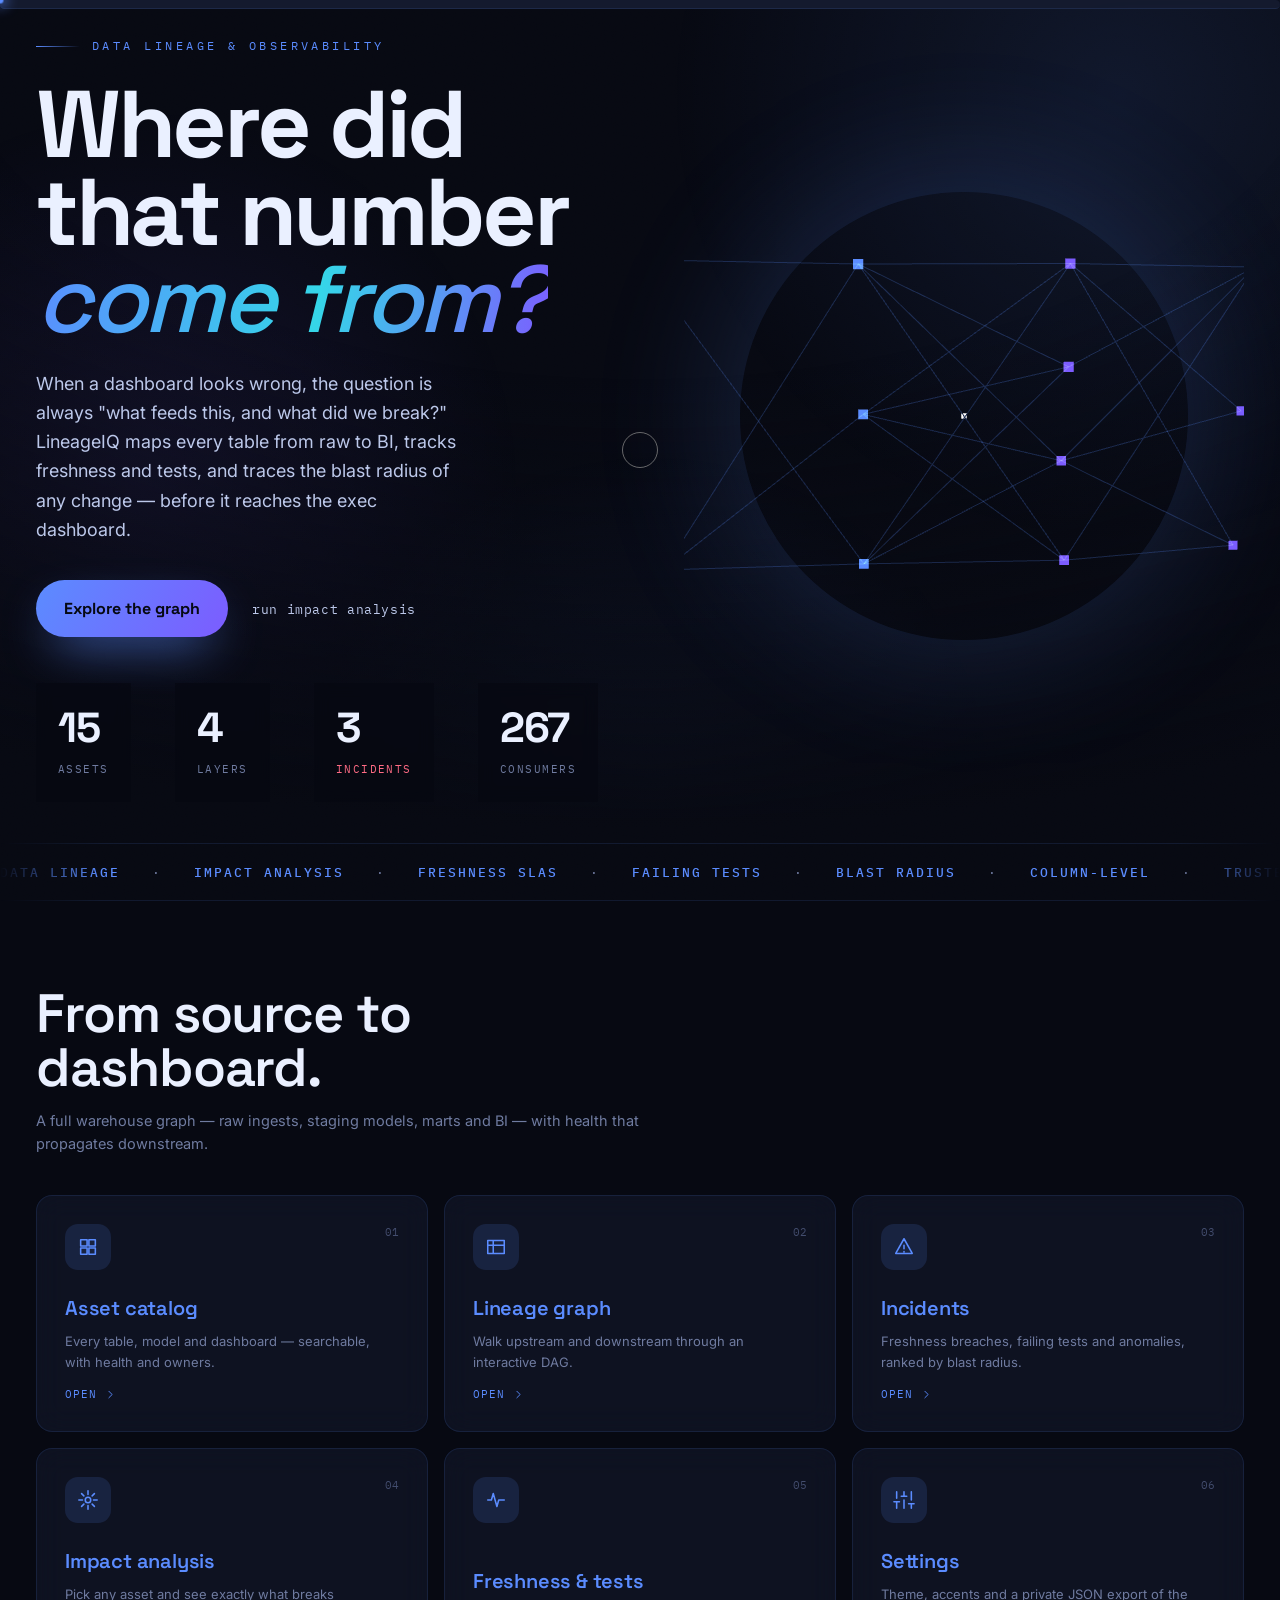
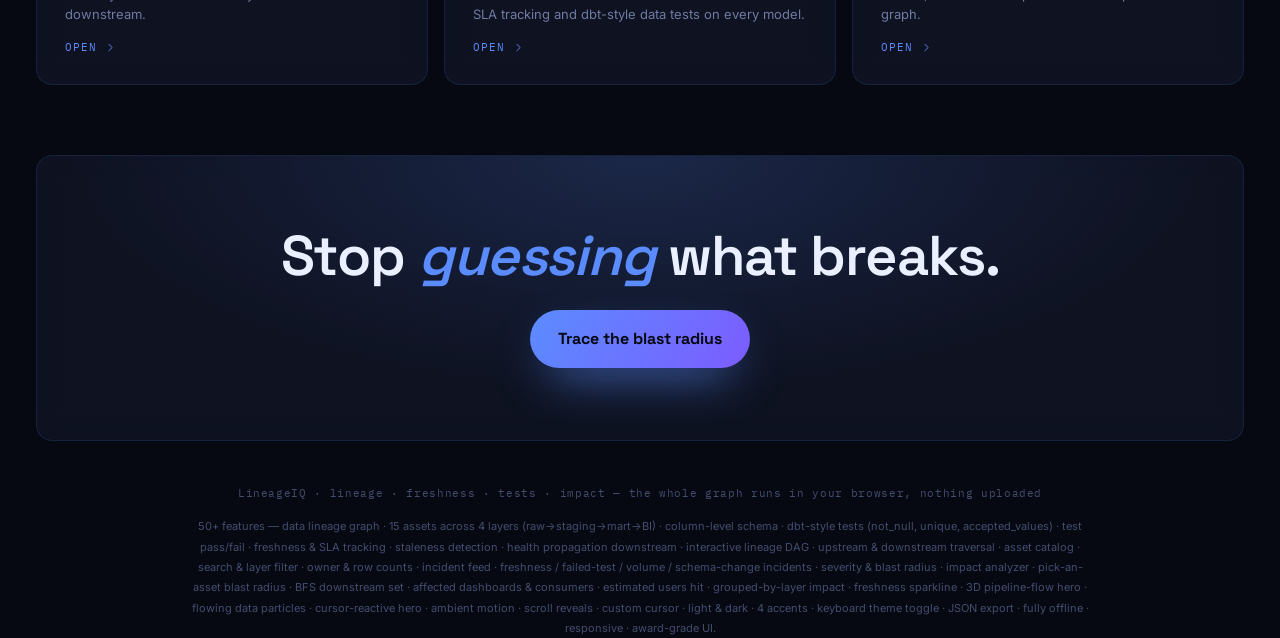
<file: index.html>
<!doctype html><html lang="en" data-theme="dark"><head><meta charset="utf-8"><meta name="viewport" content="width=device-width,initial-scale=1,viewport-fit=cover"><title>LineageIQ — trust your data</title><meta name="description" content="Data lineage & observability: an interactive DAG from raw to dashboard, freshness SLAs, dbt-style tests, incident detection and impact analysis. Know where every number comes from.">
<link rel="stylesheet" href="core.css"><link rel="stylesheet" href="app.css"></head><body><div id="topbar"></div>
<main class="home">
  <section class="hero2"><div class="hero2-in">
    <div class="hero2-copy reveal"><div class="kicker">Data lineage & observability</div><h1>Where did<br>that number <em>come from?</em></h1><p>When a dashboard looks wrong, the question is always "what feeds this, and what did we break?" LineageIQ maps every table from raw to BI, tracks freshness and tests, and traces the blast radius of any change — before it reaches the exec dashboard.</p><div class="cta-row"><a class="btn-xl" href="assets.html" data-mag>Explore the graph</a><a class="btn-ghost" href="impact.html">run impact analysis</a></div><div class="metastrip" id="meta"></div></div>
    <div class="hero2-visual reveal"><canvas id="hero3d"></canvas></div>
  </div></section>
  <div class="marquee2"><div class="marq-track" id="marq"></div></div>
  <section class="feat2"><div class="feat2-head reveal"><h2>From source to dashboard.</h2><p>A full warehouse graph — raw ingests, staging models, marts and BI — with health that propagates downstream.</p></div><div class="feat2-grid" id="fgrid"></div></section>
  <section class="cta2"><div class="cta2-in reveal"><h2>Stop <em>guessing</em> what breaks.</h2><a class="btn-xl" href="impact.html" data-mag>Trace the blast radius</a></div></section>
  <div class="foot">LineageIQ · lineage · freshness · tests · impact — the whole graph runs in your browser, nothing uploaded</div>
  <div class="feat" id="featlist"></div>
</main><script src="three.min.js"></script><script src="app.js"></script><script src="core.js"></script></body></html>
</file>
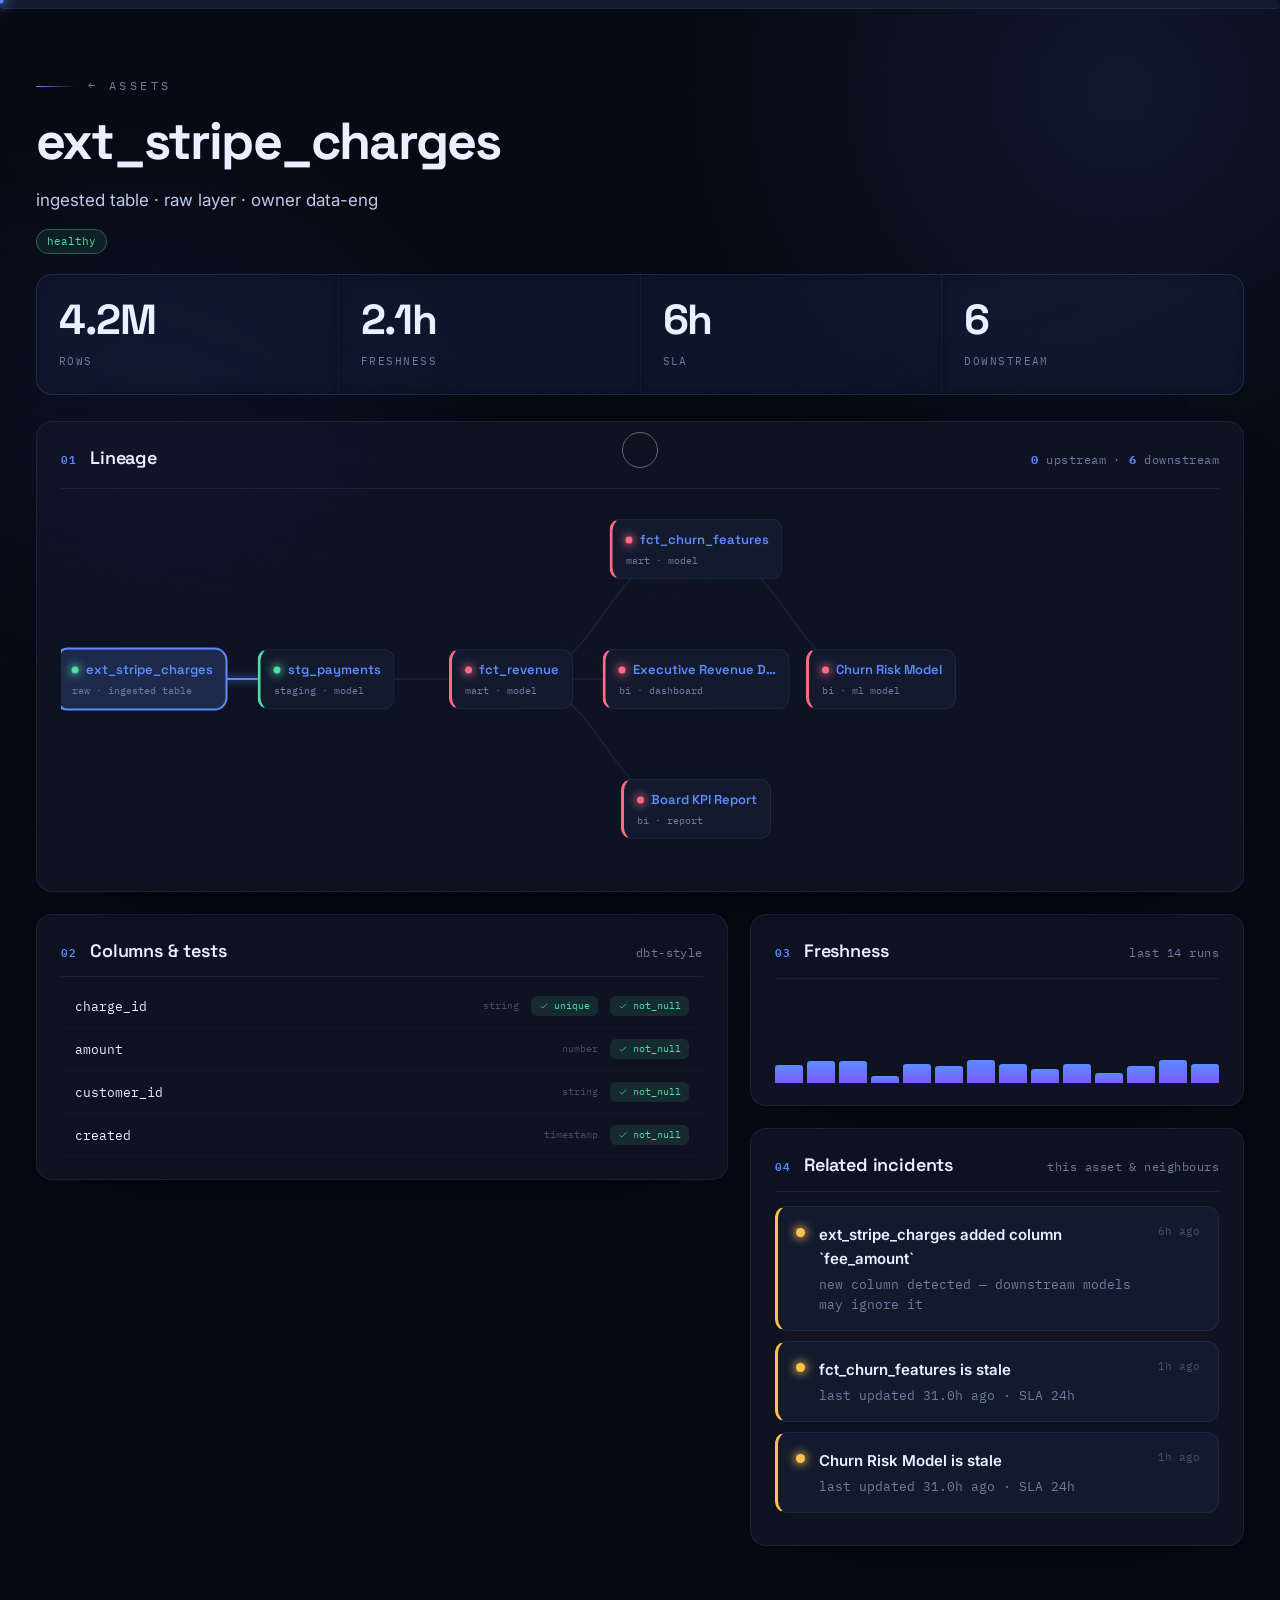
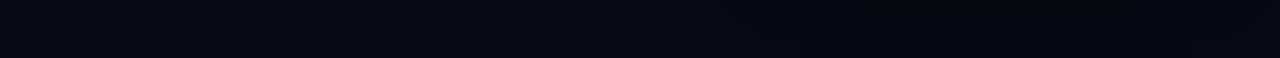
<file: asset.html>
<!doctype html><html lang="en" data-theme="dark"><head><meta charset="utf-8"><meta name="viewport" content="width=device-width,initial-scale=1,viewport-fit=cover"><title>Asset — LineageIQ</title><meta name="description" content="Asset detail: interactive lineage graph, columns, tests, freshness and incidents.">
<link rel="stylesheet" href="core.css"><link rel="stylesheet" href="app.css"></head><body><div id="topbar"></div>
<main class="shell page">
  <header class="phead" style="padding-bottom:20px"><div class="eyebrow"><a href="assets.html" style="color:var(--mut)">← Assets</a></div><h1 id="aname" style="font-size:clamp(30px,4.6vw,52px)"></h1><p class="lede" id="ameta"></p><div id="atag" style="margin-top:14px"></div></header>
  <div class="bigstats" id="astats"></div>
  <div class="card reveal" style="padding:22px 24px;margin-bottom:22px"><div class="ch" style="padding:0 0 15px"><h2>Lineage</h2><span class="k"><b id="upcount" style="color:var(--acc)"></b> upstream · <b id="downcount" style="color:var(--acc)"></b> downstream</span></div>
    <div class="lingraph"><div class="lincanvas" id="lincanvas"><svg class="linsvg" id="linsvg"></svg></div></div></div>
  <div class="grid2" style="margin-bottom:22px">
    <div class="card reveal" id="colsCard" style="padding:22px 24px"><div class="ch" style="padding:0 0 10px"><h2>Columns & tests</h2><span class="k">dbt-style</span></div><div id="cols" style="margin-top:8px"></div></div>
    <div class="col">
      <div class="card reveal" style="padding:22px 24px"><div class="ch" style="padding:0 0 12px"><h2>Freshness</h2><span class="k">last 14 runs</span></div><div class="freshbar" id="fresh" style="margin-top:14px"></div></div>
      <div class="card reveal" style="padding:22px 24px"><div class="ch" style="padding:0 0 12px"><h2>Related incidents</h2><span class="k">this asset & neighbours</span></div><div id="aincs" style="margin-top:14px"></div></div>
    </div>
  </div>
</main><script src="three.min.js"></script><script src="app.js"></script><script src="core.js"></script></body></html>
</file>
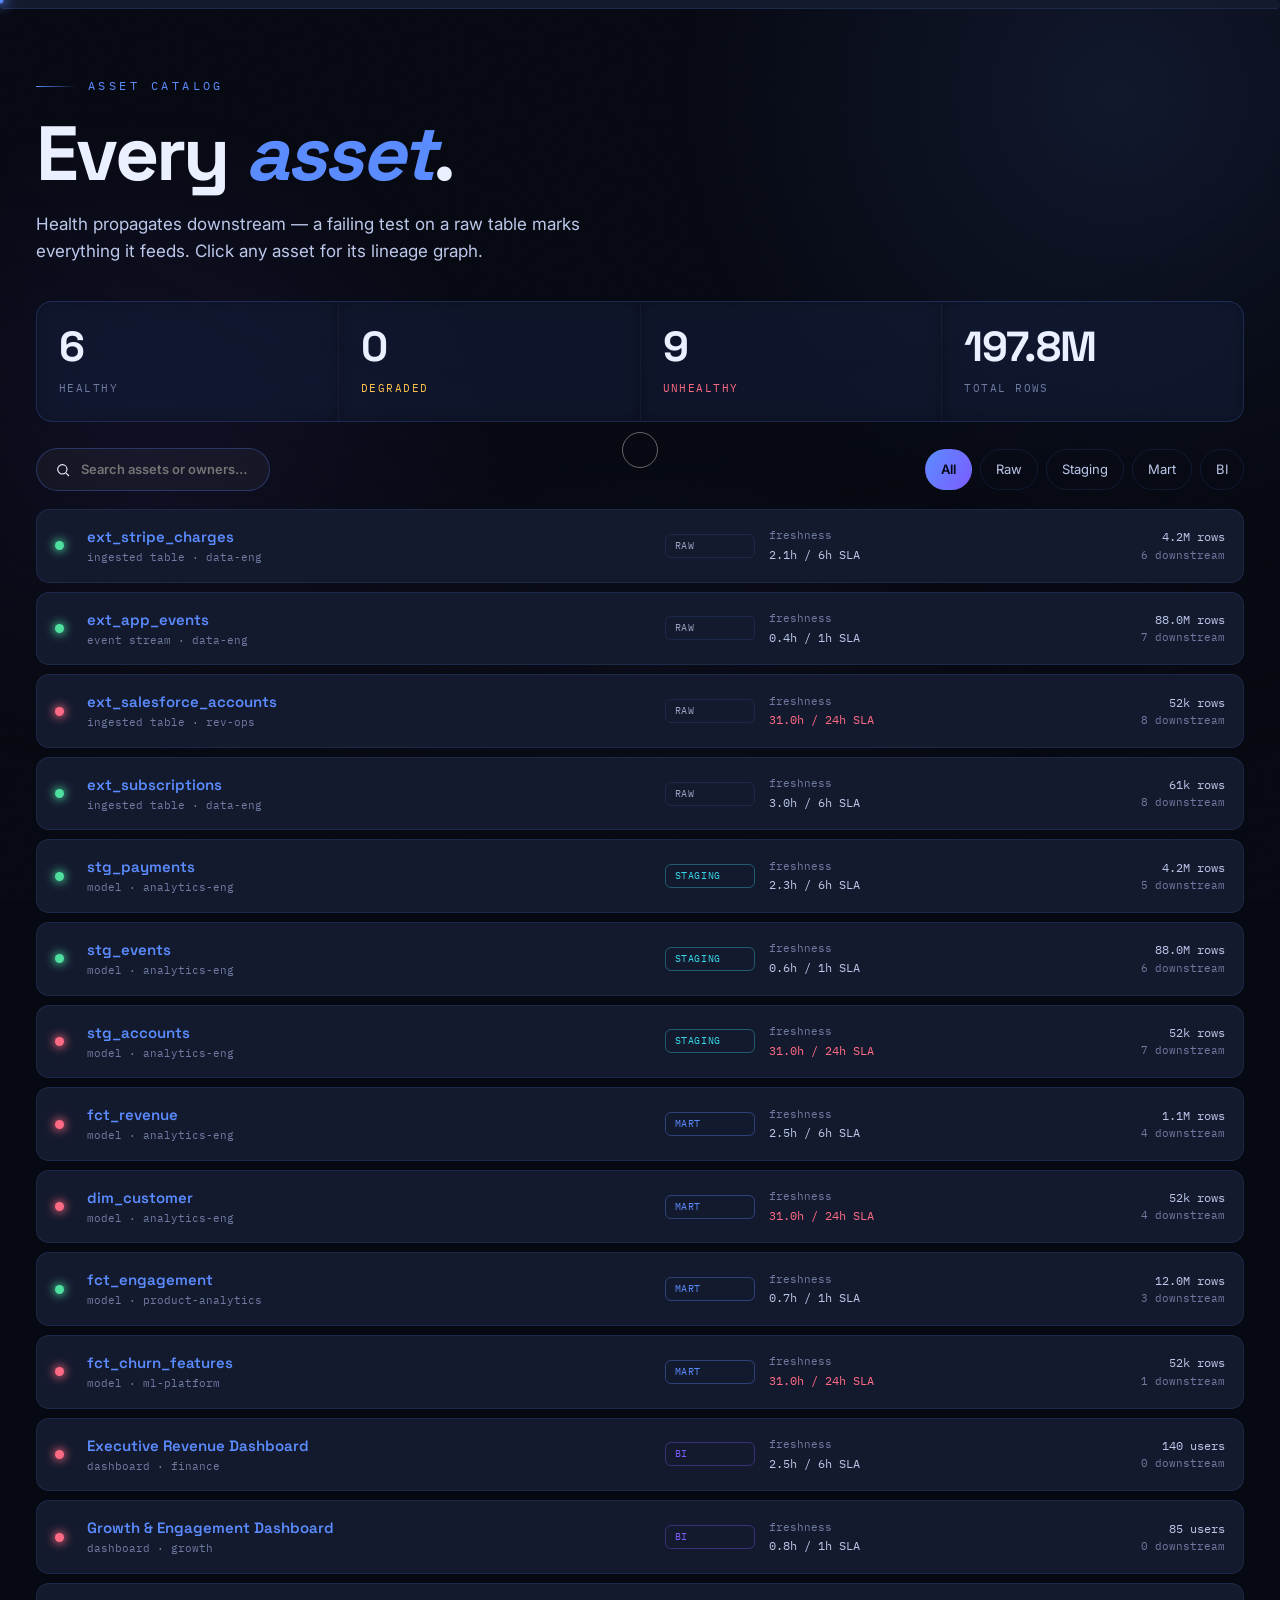
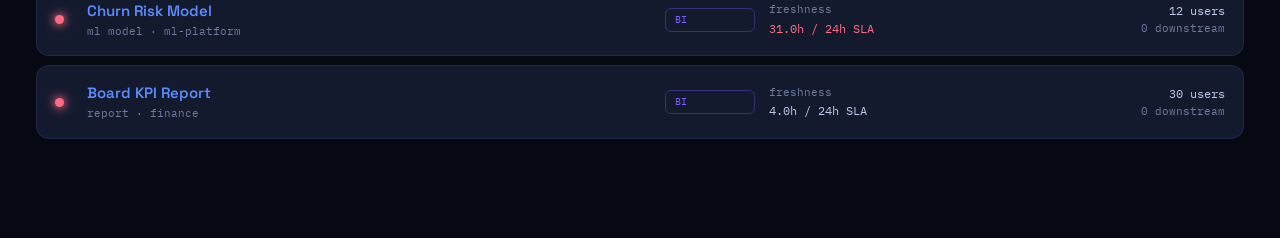
<file: assets.html>
<!doctype html><html lang="en" data-theme="dark"><head><meta charset="utf-8"><meta name="viewport" content="width=device-width,initial-scale=1,viewport-fit=cover"><title>Assets — LineageIQ</title><meta name="description" content="The data asset catalog: tables, models and dashboards with health, freshness and lineage.">
<link rel="stylesheet" href="core.css"><link rel="stylesheet" href="app.css"></head><body><div id="topbar"></div>
<main class="shell page">
  <header class="phead"><div class="eyebrow">Asset catalog</div><h1>Every <em>asset</em>.</h1><p class="lede">Health propagates downstream — a failing test on a raw table marks everything it feeds. Click any asset for its lineage graph.</p></header>
  <div class="bigstats" id="summary"></div>
  <div class="row" style="justify-content:space-between;margin-bottom:18px">
    <label class="pill" style="gap:10px;cursor:text"><svg class="ic" width="16" height="16" viewBox="0 0 24 24" fill="none" stroke="currentColor" stroke-width="1.7"><circle cx="11" cy="11" r="7"/><path d="M21 21l-4.3-4.3"/></svg><input id="q" placeholder="Search assets or owners…" style="background:none;border:none;outline:none;color:var(--ink);width:170px"></label>
    <div class="seg" id="lseg"><button class="on" data-l="all">All</button><button data-l="raw">Raw</button><button data-l="staging">Staging</button><button data-l="mart">Mart</button><button data-l="bi">BI</button></div>
  </div>
  <div class="alist" id="alist"></div>
</main><script src="three.min.js"></script><script src="app.js"></script><script src="core.js"></script></body></html>
</file>
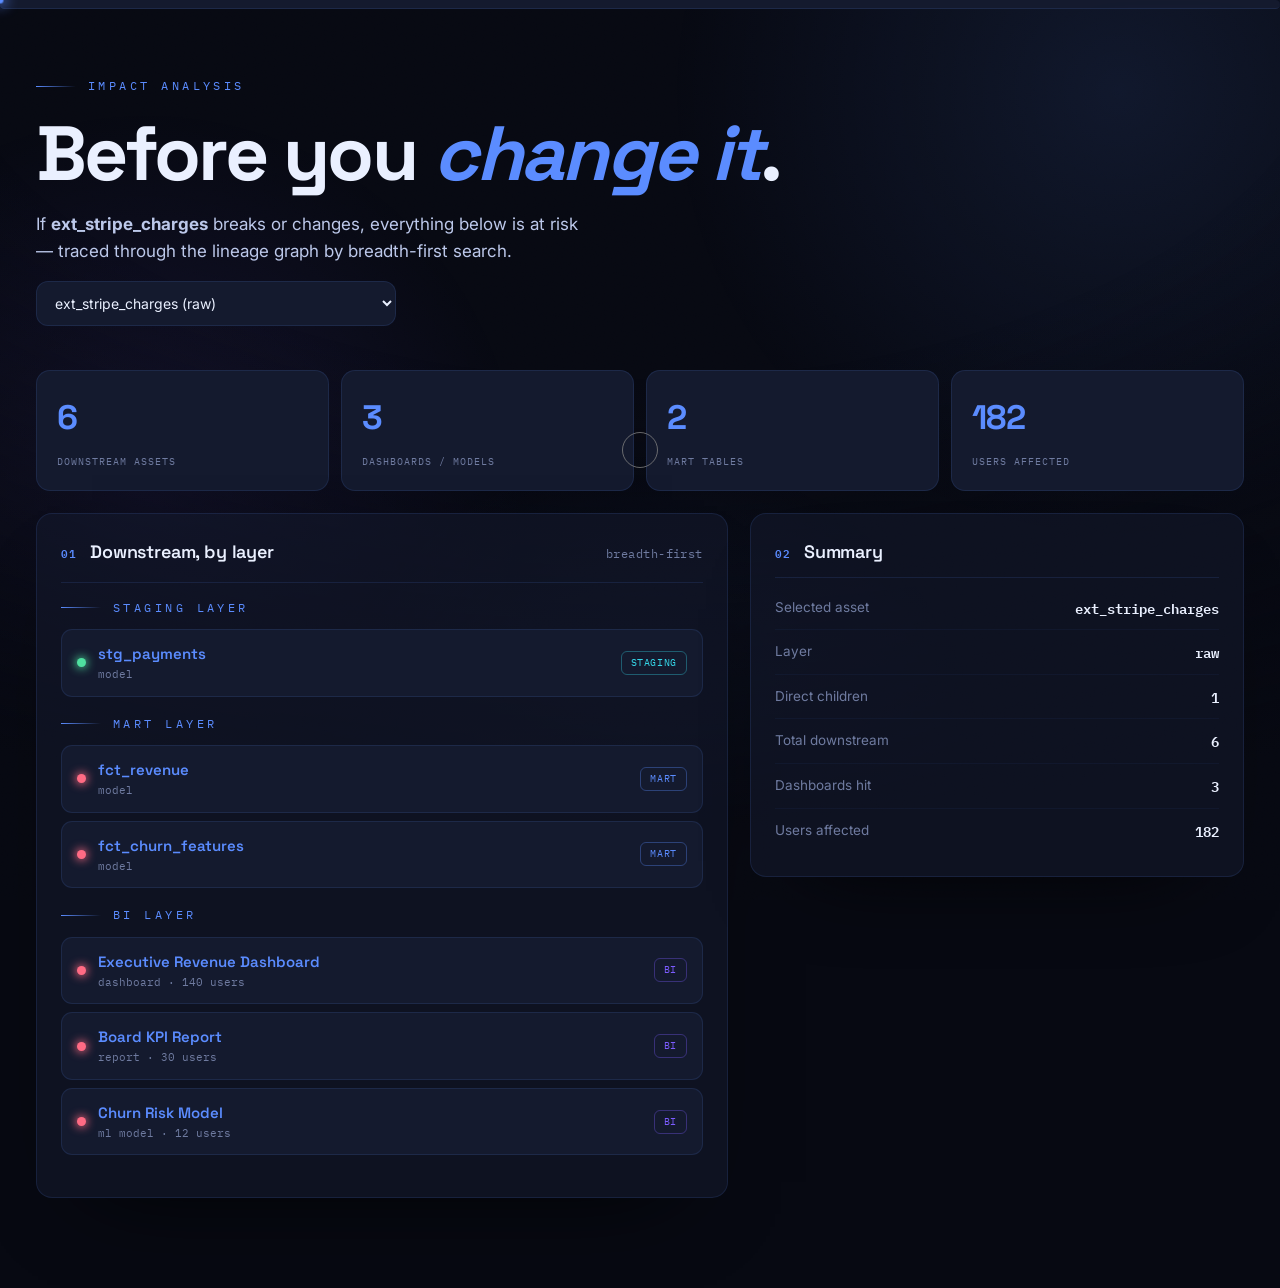
<file: impact.html>
<!doctype html><html lang="en" data-theme="dark"><head><meta charset="utf-8"><meta name="viewport" content="width=device-width,initial-scale=1,viewport-fit=cover"><title>Impact — LineageIQ</title><meta name="description" content="Pick an asset and see the full blast radius: every downstream table, dashboard and user affected.">
<link rel="stylesheet" href="core.css"><link rel="stylesheet" href="app.css"></head><body><div id="topbar"></div>
<main class="shell page">
  <header class="phead"><div class="eyebrow">Impact analysis</div><h1>Before you <em>change it</em>.</h1><p class="lede" id="impdesc"></p>
    <select class="inp" id="asel" style="max-width:360px;margin-top:16px"></select></header>
  <div class="blast" id="blast"></div>
  <div class="grid2">
    <div class="card reveal" style="padding:24px"><div class="ch" style="padding:0 0 15px"><h2>Downstream, by layer</h2><span class="k">breadth-first</span></div><div id="implist" style="margin-top:16px"></div></div>
    <div class="card reveal" style="padding:24px;align-self:start"><div class="ch" style="padding:0 0 10px"><h2>Summary</h2></div><div id="impkv" style="margin-top:8px"></div></div>
  </div>
</main><script src="three.min.js"></script><script src="app.js"></script><script src="core.js"></script></body></html>
</file>
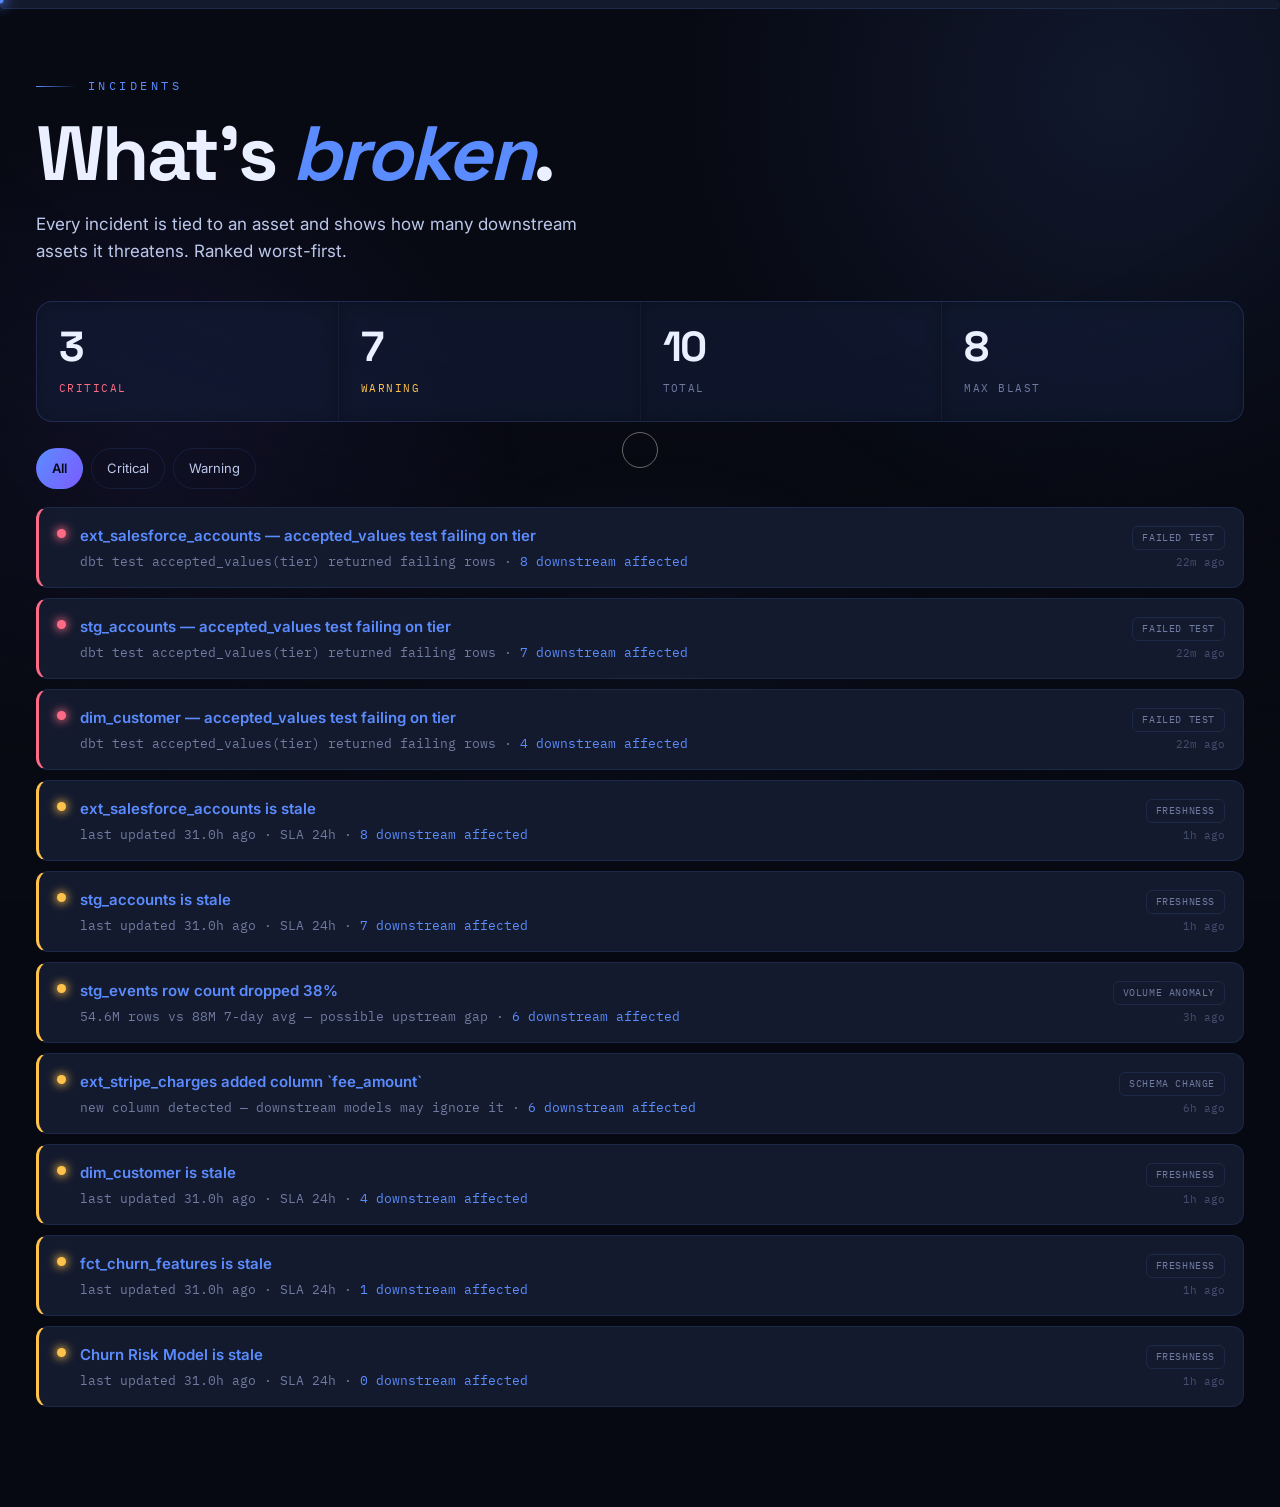
<file: incidents.html>
<!doctype html><html lang="en" data-theme="dark"><head><meta charset="utf-8"><meta name="viewport" content="width=device-width,initial-scale=1,viewport-fit=cover"><title>Incidents — LineageIQ</title><meta name="description" content="Freshness breaches, failing tests, volume anomalies and schema changes — ranked by blast radius.">
<link rel="stylesheet" href="core.css"><link rel="stylesheet" href="app.css"></head><body><div id="topbar"></div>
<main class="shell page">
  <header class="phead"><div class="eyebrow">Incidents</div><h1>What's <em>broken</em>.</h1><p class="lede">Every incident is tied to an asset and shows how many downstream assets it threatens. Ranked worst-first.</p></header>
  <div class="bigstats" id="icount"></div>
  <div class="seg" id="sseg" style="margin-bottom:18px"><button class="on" data-s="all">All</button><button data-s="bad">Critical</button><button data-s="warn">Warning</button></div>
  <div id="ilist"></div>
</main><script src="three.min.js"></script><script src="app.js"></script><script src="core.js"></script></body></html>
</file>
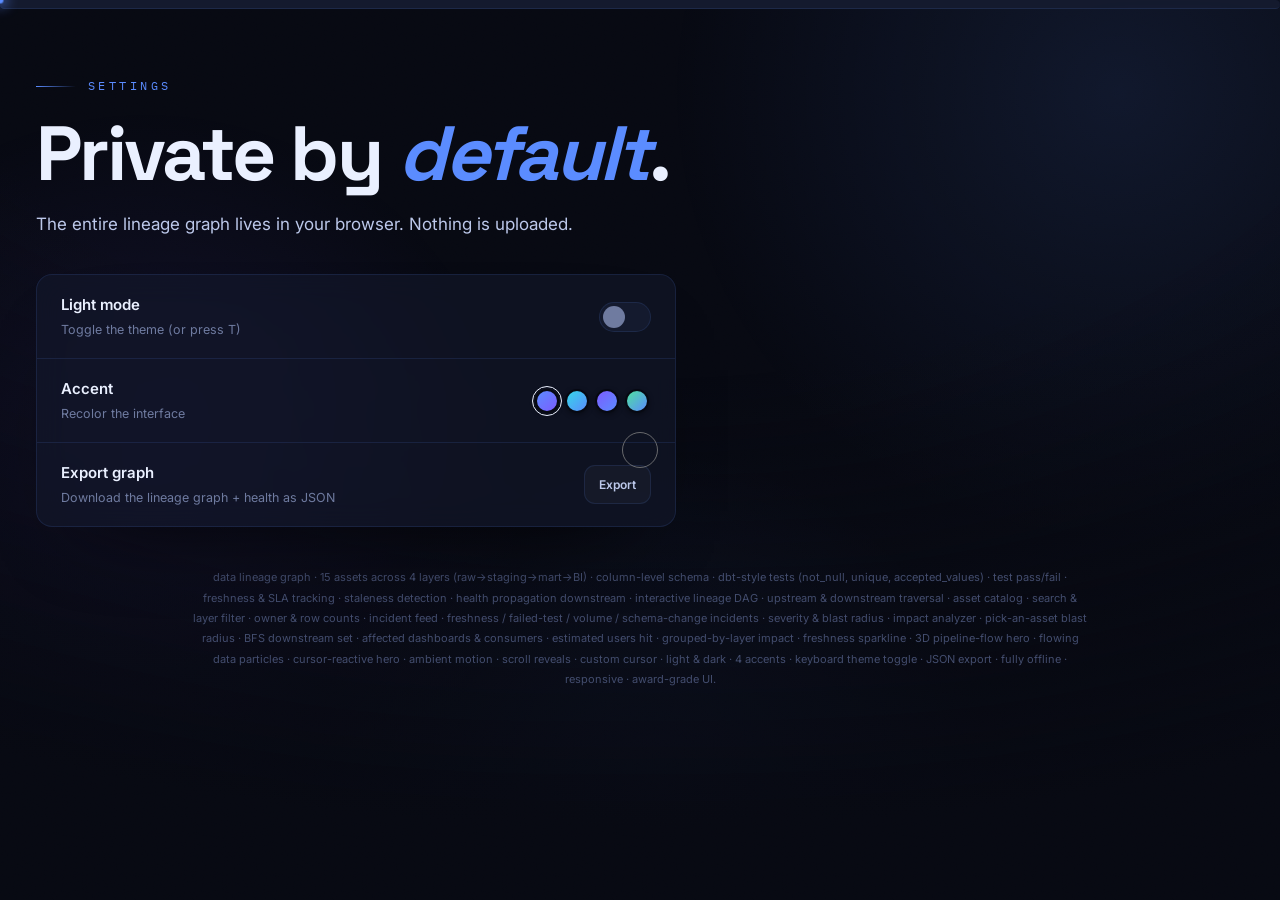
<file: settings.html>
<!doctype html><html lang="en" data-theme="dark"><head><meta charset="utf-8"><meta name="viewport" content="width=device-width,initial-scale=1,viewport-fit=cover"><title>Settings — LineageIQ</title><meta name="description" content="Theme, accents and graph export.">
<link rel="stylesheet" href="core.css"><link rel="stylesheet" href="app.css"></head><body><div id="topbar"></div>
<main class="shell page">
  <header class="phead"><div class="eyebrow">Settings</div><h1>Private by <em>default</em>.</h1><p class="lede">The entire lineage graph lives in your browser. Nothing is uploaded.</p></header>
  <div class="card reveal" style="max-width:640px">
    <div class="setrow"><div><div class="si">Light mode</div><div class="sd">Toggle the theme (or press T)</div></div><div class="toggle" id="themeToggle"></div></div>
    <div class="setrow"><div><div class="si">Accent</div><div class="sd">Recolor the interface</div></div><div class="accents" id="accents2"></div></div>
    <div class="setrow"><div><div class="si">Export graph</div><div class="sd">Download the lineage graph + health as JSON</div></div><button class="ghost" id="exp">Export</button></div>
  </div>
  <div class="feat" id="featlist" style="margin-top:40px"></div>
</main><script src="three.min.js"></script><script src="app.js"></script><script src="core.js"></script></body></html>
</file>
<file: core.css>
/* ===== core.css — shared design system (driven by CSS vars set in app.css) ===== */
*{box-sizing:border-box;margin:0;padding:0}
html{scroll-behavior:smooth}
body{color:var(--ink);font-family:var(--sans);font-size:15px;line-height:1.6;min-height:100vh;overflow-x:hidden;-webkit-font-smoothing:antialiased;background:var(--bg);counter-reset:card}
#bg3d{position:fixed;inset:0;z-index:0;pointer-events:none}
.vig{position:fixed;inset:0;z-index:1;pointer-events:none;background:radial-gradient(130% 100% at 50% 0%,transparent 42%,var(--bg) 92%)}
.grain{position:fixed;inset:0;z-index:1;pointer-events:none;opacity:.05;mix-blend-mode:overlay;background-image:url("data:image/svg+xml,%3Csvg xmlns='http://www.w3.org/2000/svg' width='140' height='140'%3E%3Cfilter id='n'%3E%3CfeTurbulence type='fractalNoise' baseFrequency='.9' numOctaves='2'/%3E%3C/filter%3E%3Crect width='100%25' height='100%25' filter='url(%23n)'/%3E%3C/svg%3E")}
@media(prefers-reduced-motion:reduce){*{animation-duration:.01ms!important;transition-duration:.01ms!important}}
button,input,select,textarea{font:inherit;color:inherit}
a{color:var(--acc);text-decoration:none}
::selection{background:color-mix(in srgb,var(--acc) 32%,transparent)}
.hidden{display:none!important}
svg.ic{display:inline-block;vertical-align:middle}
/* cursor */
.cur-ring,.cur-dot{position:fixed;top:0;left:0;z-index:9999;pointer-events:none;border-radius:50%;will-change:transform;transform:translate(-50%,-50%)}
.cur-dot{width:7px;height:7px;background:var(--acc);box-shadow:0 0 14px 2px var(--acc)}
.cur-ring{width:36px;height:36px;border:1.5px solid #ffffff66;mix-blend-mode:difference;transition:width .25s cubic-bezier(.22,1.3,.5,1),height .25s cubic-bezier(.22,1.3,.5,1)}
.cur-ring.hov{width:62px;height:62px}
.cur-ring.txt{width:3px;height:28px;border-radius:2px;background:var(--acc);border:none;mix-blend-mode:normal}
.cur-ring.down{width:26px;height:26px}
body.cur{cursor:none}body.cur *{cursor:none!important}
@media(hover:none),(prefers-reduced-motion:reduce){.cur-ring,.cur-dot{display:none!important}body.cur,body.cur *{cursor:auto!important}}
[data-press]{transition:transform .1s cubic-bezier(.3,0,.3,1),background var(--sp),color var(--sp),border-color var(--sp),box-shadow var(--sp)}
[data-press].press{transform:scale(.96)}
/* nav */
.bar{position:sticky;top:0;z-index:40;backdrop-filter:blur(16px) saturate(1.4);background:color-mix(in srgb,var(--bg) 64%,transparent);border-bottom:1px solid var(--hair)}
.bar .in{max-width:1280px;margin:0 auto;padding:15px 36px;display:flex;align-items:center;gap:16px}
@media(max-width:860px){.bar .in{padding:13px 20px}}
.logo{display:flex;align-items:center;gap:12px;font-family:var(--disp);font-weight:var(--logow,700);font-size:21px;letter-spacing:var(--logotrack,-.01em)}
.logo .mk{width:34px;height:34px;border-radius:var(--mkradius,10px);display:grid;place-items:center;background:var(--mkbg,linear-gradient(140deg,var(--acc),var(--acc2)));color:var(--mkfg,#fff);box-shadow:0 8px 24px -8px var(--acc)}
.nav{display:flex;gap:4px;margin-left:10px}
.nav a{padding:8px 14px;border-radius:10px;font-family:var(--navfont,var(--mono));font-size:13px;color:var(--mut);position:relative;transition:color .25s;letter-spacing:.02em}
.nav a:hover{color:var(--ink)}
.nav a.on{color:var(--acc)}
.nav a.on::after{content:"";position:absolute;left:14px;right:14px;bottom:1px;height:2px;border-radius:2px;background:linear-gradient(90deg,var(--acc),var(--acc2))}
.spacer{flex:1}
.accents{display:flex;gap:6px;margin-right:2px}
.ad{width:18px;height:18px;border-radius:50%;cursor:pointer;border:2px solid var(--bg);box-shadow:0 2px 6px -2px #000a}
.ad.on{outline:1.5px solid var(--ink);outline-offset:2px}
.iconbtn{width:38px;height:38px;border-radius:11px;background:var(--panel);border:1px solid var(--hair);cursor:pointer;color:var(--mut);display:grid;place-items:center;backdrop-filter:blur(8px)}
.iconbtn:hover{color:var(--acc);border-color:var(--glassbrd)}
.pill{background:#ffffff0a;border:1px solid var(--glassbrd);border-radius:999px;padding:10px 18px;font-size:13px;font-weight:600;cursor:pointer;color:var(--ink);display:inline-flex;align-items:center;gap:8px}
.pill:hover{border-color:#ffffff40}
.pill.primary{background:linear-gradient(120deg,var(--acc),var(--acc2));border:none;color:var(--onacc,#07140e);box-shadow:0 16px 36px -14px var(--acc);font-weight:700}
.navtoggle{display:none}
@media(max-width:860px){.nav{position:fixed;top:60px;left:0;right:0;flex-direction:column;background:var(--panelsolid);border-bottom:1px solid var(--hair);padding:10px;margin:0;z-index:39;transform:translateY(-130%);transition:transform .35s cubic-bezier(.22,1,.36,1);gap:2px}.nav.open{transform:translateY(0)}.nav a.on::after{display:none}.nav a.on{background:var(--hair)}.navtoggle{display:grid}}
/* shell + landing */
.shell{max-width:1280px;margin:0 auto;padding:0 36px 90px;position:relative;z-index:3}
@media(max-width:860px){.shell{padding:0 20px 70px}}
.page{animation:rise .6s cubic-bezier(.22,1,.36,1) both}
@keyframes rise{from{opacity:0;transform:translateY(22px)}}
.home{position:relative;z-index:3}
.hero2{min-height:calc(100vh - 66px);display:flex;align-items:center;padding:20px 0 40px}
.hero2-in{max-width:1280px;margin:0 auto;padding:0 36px;display:grid;grid-template-columns:1.02fr .98fr;gap:44px;align-items:center;width:100%}
@media(max-width:980px){.hero2-in{grid-template-columns:1fr;gap:24px;padding:0 20px}.hero2{min-height:auto;padding:36px 0}}
.kicker{display:inline-flex;align-items:center;gap:12px;font-family:var(--mono);font-size:11.5px;letter-spacing:.3em;text-transform:uppercase;color:var(--acc);margin-bottom:26px}
.kicker::before{content:"";width:44px;height:1px;background:linear-gradient(90deg,var(--acc),transparent)}
.hero2 h1{font-family:var(--disp);font-weight:var(--h1w,700);font-size:clamp(48px,7.4vw,110px);line-height:.92;letter-spacing:-.03em}
.hero2 h1 em{font-style:var(--emstyle,italic);font-weight:var(--emw,400);font-family:var(--emfont,var(--disp));background:linear-gradient(100deg,var(--acc),var(--amb) 55%,var(--acc2));-webkit-background-clip:text;background-clip:text;color:transparent}
.hero2 p{margin-top:26px;max-width:440px;font-size:18px;line-height:1.62;color:var(--ink2)}
.cta-row{margin-top:36px;display:flex;align-items:center;gap:16px;flex-wrap:wrap}
.btn-xl{display:inline-flex;align-items:center;gap:12px;background:linear-gradient(120deg,var(--acc),var(--acc2));color:var(--onacc,#07140e);font-family:var(--disp);font-weight:700;font-size:16px;padding:16px 28px;border-radius:999px;box-shadow:0 20px 50px -18px var(--acc);transition:transform .3s}
.btn-xl:hover{transform:translateY(-2px)}
.btn-ghost{color:var(--ink2);font-family:var(--mono);font-size:12.5px;letter-spacing:.05em;padding:14px 8px}
.btn-ghost:hover{color:var(--acc)}
.metastrip{margin-top:46px;display:flex;gap:44px;flex-wrap:wrap}
.metastrip .m .n{font-family:var(--disp);font-weight:700;font-size:34px;line-height:1;letter-spacing:-.02em}
.metastrip .m .n em{font-style:normal;color:var(--acc)}
.metastrip .m .l{font-family:var(--mono);font-size:10px;letter-spacing:.14em;text-transform:uppercase;color:var(--mut);margin-top:8px}
.hero2-visual{position:relative;aspect-ratio:1/1;max-width:560px;width:100%;justify-self:end}
@media(max-width:980px){.hero2-visual{max-width:380px;margin:0 auto;justify-self:center}}
.hero2-visual canvas{position:absolute;inset:0;width:100%;height:100%}
.hero2-visual::after{content:"";position:absolute;inset:10%;border-radius:50%;box-shadow:0 0 130px 24px color-mix(in srgb,var(--acc) 16%,transparent);pointer-events:none}
.marquee2{border-top:1px solid var(--hair);border-bottom:1px solid var(--hair);overflow:hidden;padding:18px 0;-webkit-mask:linear-gradient(90deg,transparent,#000 8%,#000 92%,transparent)}
.marq-track{display:flex;width:max-content;animation:marq 30s linear infinite;font-family:var(--mono);font-size:12.5px;letter-spacing:.16em;text-transform:uppercase;color:var(--mut)}
.marq-track span{display:flex;align-items:center;gap:32px;padding-right:32px}
.marq-track b{color:var(--acc);font-weight:500}
@keyframes marq{to{transform:translateX(-50%)}}
@media(prefers-reduced-motion:reduce){.marq-track{animation:none}}
.feat2{max-width:1280px;margin:0 auto;padding:86px 36px 40px}
@media(max-width:980px){.feat2{padding:54px 20px 20px}}
.feat2-head{margin-bottom:40px;max-width:640px}
.feat2-head h2{font-family:var(--disp);font-weight:var(--h2w,600);font-size:clamp(30px,4.4vw,54px);line-height:1;letter-spacing:-.02em}
.feat2-head p{color:var(--mut);font-size:14.5px;margin-top:14px}
.feat2-grid{display:grid;grid-template-columns:repeat(3,1fr);gap:16px}
@media(max-width:820px){.feat2-grid{grid-template-columns:1fr 1fr}}
@media(max-width:520px){.feat2-grid{grid-template-columns:1fr}}
.fcell{position:relative;padding:28px;border-radius:var(--r2);background:var(--panel);backdrop-filter:blur(14px);border:1px solid var(--hair);min-height:200px;display:flex;flex-direction:column;overflow:hidden;transition:transform .4s cubic-bezier(.22,1,.36,1),border-color .4s}
.fcell:hover{transform:translateY(-5px);border-color:var(--glassbrd)}
.fcell .fi{width:46px;height:46px;border-radius:13px;display:grid;place-items:center;color:var(--acc);background:color-mix(in srgb,var(--acc) 12%,transparent);margin-bottom:auto}
.fcell .fx{position:absolute;top:28px;right:28px;font-family:var(--mono);font-size:11px;color:var(--dim)}
.fcell h3{font-family:var(--disp);font-weight:600;font-size:20px;margin-top:22px;letter-spacing:-.01em}
.fcell p{color:var(--mut);font-size:13px;line-height:1.55;margin-top:7px}
.fcell .go{font-family:var(--mono);font-size:11px;letter-spacing:.08em;text-transform:uppercase;color:var(--acc);margin-top:14px;display:flex;align-items:center;gap:7px}
.fcell .go .ic{transition:transform .35s}.fcell:hover .go .ic{transform:translateX(5px)}
.cta2{max-width:1280px;margin:30px auto 0;padding:0 36px}
.cta2-in{position:relative;overflow:hidden;border-radius:var(--r2);border:1px solid var(--hair);padding:72px 40px;text-align:center;background:var(--panel);backdrop-filter:blur(14px)}
.cta2-in::before{content:"";position:absolute;inset:0;background:radial-gradient(80% 140% at 50% 0%,color-mix(in srgb,var(--acc) 18%,transparent),transparent 60%)}
.cta2-in h2{position:relative;font-family:var(--disp);font-weight:var(--h2w,600);font-size:clamp(30px,4.6vw,56px);line-height:1;letter-spacing:-.02em}
.cta2-in h2 em{font-style:var(--emstyle,italic);font-family:var(--emfont,var(--disp));color:var(--acc)}
.cta2-in .btn-xl{position:relative;margin-top:26px}
/* page head */
.phead{padding:68px 0 36px;max-width:960px;position:relative}
@media(max-width:860px){.phead{padding:44px 0 26px}}
.eyebrow{font-family:var(--mono);font-size:11.5px;letter-spacing:.3em;text-transform:uppercase;color:var(--acc);margin-bottom:22px;display:flex;align-items:center;gap:12px}
.eyebrow::before{content:"";width:40px;height:1px;background:linear-gradient(90deg,var(--acc),transparent)}
.phead h1{font-family:var(--disp);font-weight:var(--h1w,700);font-size:clamp(40px,6vw,86px);line-height:.96;letter-spacing:-.03em}
.phead h1 em{font-style:var(--emstyle,italic);font-family:var(--emfont,var(--disp));color:var(--acc)}
.phead .lede{margin-top:20px;font-size:17px;line-height:1.6;color:var(--ink2);max-width:560px}
.reveal{opacity:0;transform:translateY(28px)}
.reveal.in{opacity:1;transform:none;transition:opacity .8s cubic-bezier(.22,1,.36,1),transform .8s cubic-bezier(.22,1,.36,1)}
/* cards + grid */
.card{position:relative;border-radius:var(--r2);background:var(--panel);backdrop-filter:blur(14px);border:1px solid var(--hair);box-shadow:0 40px 90px -56px #000}
.card .ch{display:flex;align-items:baseline;justify-content:space-between;gap:14px;padding:20px 24px 15px;border-bottom:1px solid var(--hair)}
.card .ch h2{font-family:var(--disp);font-weight:600;font-size:18px;letter-spacing:-.01em;display:flex;align-items:baseline;gap:13px}
.card .ch h2::before{counter-increment:card;content:counter(card,decimal-leading-zero);font-family:var(--mono);font-size:11px;color:var(--acc);letter-spacing:.1em}
.card .ch .k{font-family:var(--mono);font-size:11.5px;color:var(--mut);display:flex;gap:8px;align-items:center;letter-spacing:.04em}
.grid2{display:grid;grid-template-columns:1.4fr 1fr;gap:22px;align-items:start}
@media(max-width:900px){.grid2{grid-template-columns:1fr}}
.grid2.even{grid-template-columns:1fr 1fr}
@media(max-width:900px){.grid2.even{grid-template-columns:1fr}}
.col{display:flex;flex-direction:column;gap:22px;min-width:0}
/* stats */
.bigstats{display:grid;grid-template-columns:repeat(4,1fr);gap:1px;margin-bottom:26px;background:var(--hair);border:1px solid var(--hair);border-radius:var(--r2);overflow:hidden}
@media(max-width:700px){.bigstats{grid-template-columns:1fr 1fr}}
.bstat{padding:24px 22px;background:color-mix(in srgb,var(--bg) 55%,transparent);backdrop-filter:blur(8px)}
.bstat .n{font-family:var(--disp);font-weight:700;font-size:42px;color:var(--ink);line-height:1;letter-spacing:-.03em}
.bstat .n em{font-style:normal;color:var(--acc)}.bstat .n .u{font-size:16px;color:var(--mut)}
.bstat .l{font-family:var(--mono);font-size:10.5px;letter-spacing:.14em;text-transform:uppercase;color:var(--mut);margin-top:12px}
/* forms + controls */
.row{display:flex;gap:12px;flex-wrap:wrap;align-items:center}
.fld{margin-top:16px}.fld label{display:block;font-family:var(--mono);font-size:11px;letter-spacing:.08em;text-transform:uppercase;color:var(--mut);margin-bottom:8px}
.inp,.ta,select.inp{width:100%;background:var(--panel2);border:1px solid var(--hair);border-radius:12px;color:var(--ink);font-family:var(--sans);font-size:14px;padding:12px 14px;outline:none}
.ta{min-height:220px;line-height:1.6;resize:vertical}
.inp:focus,.ta:focus{border-color:var(--glassbrd)}
.btn{background:var(--panel2);border:1px solid var(--hair);border-radius:11px;padding:10px 16px;font-size:12.5px;font-weight:600;cursor:pointer;color:var(--ink2);display:inline-flex;align-items:center;gap:8px}
.btn:hover{color:var(--acc);border-color:var(--glassbrd)}
.btn.primary{background:linear-gradient(120deg,var(--acc),var(--acc2));color:var(--onacc,#07140e);border:none;font-weight:700}
.seg{display:flex;flex-wrap:wrap;gap:8px}
.seg button{border:1px solid var(--hair);background:transparent;border-radius:999px;padding:9px 15px;font-size:13px;cursor:pointer;color:var(--ink2);transition:all .25s}
.seg button:hover{border-color:var(--glassbrd)}
.seg button.on{background:linear-gradient(120deg,var(--acc),var(--acc2));color:var(--onacc,#07140e);border-color:transparent;font-weight:600}
.slider{display:flex;align-items:center;gap:12px;font-family:var(--mono);font-size:12px;color:var(--mut)}
.slider input[type=range]{accent-color:var(--acc);flex:1}
.chips{display:flex;flex-wrap:wrap;gap:8px}
.chip{background:var(--panel2);border:1px solid var(--hair);border-radius:999px;padding:8px 13px;font-size:12.5px;color:var(--ink2);cursor:pointer;display:flex;align-items:center;gap:7px}
.chip:hover{border-color:var(--glassbrd);color:var(--acc)}.chip .rm{color:var(--dim)}.chip .rm:hover{color:var(--rose)}
.metrics{display:grid;grid-template-columns:repeat(3,1fr);gap:18px}
@media(max-width:600px){.metrics{grid-template-columns:1fr 1fr}}
.metric .n{font-family:var(--disp);font-weight:700;font-size:28px;letter-spacing:-.01em}.metric .n em{font-style:normal;color:var(--acc)}
.metric .l{font-family:var(--mono);font-size:10px;letter-spacing:.1em;text-transform:uppercase;color:var(--mut);margin-top:6px}
.bar{height:9px;border-radius:5px;background:var(--panel2);overflow:hidden}.bar i{display:block;height:100%;border-radius:5px;background:linear-gradient(90deg,var(--acc),var(--acc2));transition:width .8s cubic-bezier(.22,1,.36,1)}
.listrow{display:flex;align-items:center;gap:14px;padding:14px 16px;background:var(--panel2);border:1px solid var(--hair);border-radius:14px;transition:transform .25s,border-color .25s}
.listrow:hover{transform:translateX(3px);border-color:var(--glassbrd)}
table.tbl{width:100%;border-collapse:collapse;font-size:13.5px}
table.tbl th{text-align:left;font-family:var(--mono);font-size:10.5px;letter-spacing:.08em;text-transform:uppercase;color:var(--mut);padding:10px 12px;border-bottom:1px solid var(--hair)}
table.tbl td{padding:12px;border-bottom:1px solid var(--hair2)}
table.tbl tr:hover td{background:color-mix(in srgb,var(--acc) 5%,transparent)}
/* settings */
.setrow{display:flex;align-items:center;justify-content:space-between;gap:16px;padding:18px 24px;border-bottom:1px solid var(--hair)}
.setrow:last-child{border-bottom:none}
.setrow .si{font-weight:600}.setrow .sd{color:var(--mut);font-size:12.5px;margin-top:3px}
.toggle{width:52px;height:30px;border-radius:999px;background:var(--panel2);border:1px solid var(--hair);cursor:pointer;position:relative;flex:none;transition:background .3s}
.toggle::after{content:"";position:absolute;top:3px;left:3px;width:22px;height:22px;border-radius:50%;background:var(--mut);transition:transform .3s cubic-bezier(.34,1.4,.5,1),background .3s}
.toggle.on{background:color-mix(in srgb,var(--acc) 40%,var(--panel2))}.toggle.on::after{transform:translateX(22px);background:var(--acc)}
.ghost{background:#ffffff08;border:1px solid var(--hair);border-radius:11px;padding:9px 14px;font-size:12px;font-weight:600;cursor:pointer;color:var(--ink2);display:inline-flex;gap:7px;align-items:center}
.ghost:hover{border-color:var(--acc);color:var(--ink)}
.empty{text-align:center;color:var(--mut);padding:44px 20px}
.foot{text-align:center;color:var(--dim);font-family:var(--mono);font-size:11px;padding:44px 0 14px;letter-spacing:.06em}
.feat{max-width:900px;margin:0 auto;color:var(--dim);font-size:11px;line-height:1.85;text-align:center}
.tiles .fcell .fi,.feat2-grid .fcell .fi{background:color-mix(in srgb,var(--acc) 14%,transparent)}
/* toast + modal */
.toast{position:fixed;left:50%;bottom:28px;transform:translate(-50%,16px);z-index:60;background:var(--panelsolid);color:var(--ink);border:1px solid var(--glassbrd);border-radius:14px;padding:13px 22px;font-weight:600;font-size:13.5px;opacity:0;pointer-events:none;transition:opacity .35s,transform .35s cubic-bezier(.34,1.4,.5,1);box-shadow:0 24px 50px -18px #000}
.toast.on{opacity:1;transform:translate(-50%,0)}
.menupop{position:fixed;background:var(--panelsolid);border:1px solid var(--glassbrd);box-shadow:0 24px 50px -18px #000;border-radius:14px;padding:7px;z-index:55;min-width:200px}
.menupop button{display:flex;gap:10px;align-items:center;width:100%;text-align:left;border:none;background:transparent;padding:10px 12px;border-radius:10px;font-weight:600;cursor:pointer;color:var(--ink);font-size:13px}
.menupop button:hover{background:var(--panel2)}
.scrim{position:fixed;inset:0;z-index:70;background:#030409b0;backdrop-filter:blur(12px);display:flex;align-items:center;justify-content:center;padding:20px;opacity:0;pointer-events:none;transition:opacity .35s}
.scrim.on{opacity:1;pointer-events:auto}
.modal{background:var(--panelsolid);border:1px solid var(--glassbrd);border-radius:var(--r2);max-width:520px;width:100%;max-height:88vh;overflow:auto;padding:28px;transform:translateY(20px);transition:transform .35s cubic-bezier(.34,1.4,.5,1);box-shadow:0 60px 120px -30px #000}
.scrim.on .modal{transform:none}
.modal h3{font-family:var(--disp);font-weight:700;font-size:21px;display:flex;justify-content:space-between;align-items:center;margin-bottom:8px}
.modal p{color:var(--mut);font-size:14px;line-height:1.55;margin-bottom:12px}
.close{border:none;background:var(--panel2);width:34px;height:34px;border-radius:11px;cursor:pointer;color:var(--mut);display:grid;place-items:center}
.save{width:100%;border:none;border-radius:14px;padding:15px;background:linear-gradient(120deg,var(--acc),var(--acc2));color:var(--onacc,#07140e);font-family:var(--disp);font-weight:700;cursor:pointer;margin-top:22px;font-size:15px}
</file>
<file: app.css>
@import url('https://fonts.googleapis.com/css2?family=Space+Grotesk:wght@400;500;600;700&family=Inter:wght@400;500;600;700&family=IBM+Plex+Mono:wght@400;500;600&display=swap');
:root{
  --bg:#070912;--bg2:#0d1120;--panel:rgba(20,26,46,.55);--panelsolid:#0f1424;--panel2:#141a2e;
  --ink:#eaf0ff;--ink2:#bcc8ea;--mut:#6f7ba0;--dim:#434d6e;--hair:#5b8cff20;--hair2:#5b8cff0d;--glassbrd:#5b8cff48;
  --acc:#5b8cff;--acc2:#7c5cff;--amb:#35d6e8;--grn:#4fe0a0;--rose:#ff6b84;--blue:#35d6e8;--gold:#ffc24b;--onacc:#060912;
  --disp:'Space Grotesk',system-ui,sans-serif;--sans:'Inter',system-ui,sans-serif;--mono:'IBM Plex Mono',ui-monospace,monospace;
  --emstyle:italic;--emw:500;--emfont:var(--disp);--r:10px;--r2:16px;--sp:.3s;--mkradius:11px;--h1w:700;--h2w:600;--navfont:var(--mono);
}
:root[data-theme="light"]{--bg:#eef2fb;--bg2:#e3e9f6;--panel:rgba(255,255,255,.72);--panelsolid:#fff;--panel2:#eef2fa;--ink:#0b1430;--ink2:#333f63;--mut:#5c6788;--dim:#9aa4c2;--hair:#2f55c018;--hair2:#2f55c00a;--glassbrd:#2f55c040;--onacc:#060912}
.hero2 h1,.phead h1{letter-spacing:-.035em}
/* layer + health tags */
.lyr{font-family:var(--mono);font-size:10px;letter-spacing:.06em;text-transform:uppercase;padding:3px 9px;border-radius:6px;border:1px solid var(--hair);color:var(--mut)}
.lyr.raw{color:#9aa4c2}.lyr.staging{color:var(--amb);border-color:color-mix(in srgb,var(--amb) 35%,transparent)}.lyr.mart{color:var(--acc);border-color:color-mix(in srgb,var(--acc) 35%,transparent)}.lyr.bi{color:var(--acc2);border-color:color-mix(in srgb,var(--acc2) 35%,transparent)}
.hdot{width:9px;height:9px;border-radius:50%;flex:none;box-shadow:0 0 10px 1px currentColor}
.hdot.ok{color:var(--grn);background:var(--grn)}.hdot.warn{color:var(--gold);background:var(--gold)}.hdot.bad{color:var(--rose);background:var(--rose)}
.htag{font-family:var(--mono);font-size:10.5px;padding:3px 10px;border-radius:999px;display:inline-flex;gap:6px;align-items:center;border:1px solid var(--hair)}
.htag.ok{color:var(--grn);border-color:color-mix(in srgb,var(--grn) 35%,transparent);background:color-mix(in srgb,var(--grn) 9%,transparent)}
.htag.warn{color:var(--gold);border-color:color-mix(in srgb,var(--gold) 35%,transparent);background:color-mix(in srgb,var(--gold) 9%,transparent)}
.htag.bad{color:var(--rose);border-color:color-mix(in srgb,var(--rose) 35%,transparent);background:color-mix(in srgb,var(--rose) 9%,transparent)}
/* asset list */
.alist .arow{display:grid;grid-template-columns:18px 1.6fr 90px 1fr 90px;gap:14px;align-items:center;padding:15px 18px;background:var(--panel2);border:1px solid var(--hair);border-radius:13px;margin-bottom:9px;cursor:pointer;transition:transform .25s,border-color .25s}
.alist .arow:hover{transform:translateX(4px);border-color:var(--glassbrd)}
@media(max-width:720px){.alist .arow{grid-template-columns:16px 1fr 70px;row-gap:6px}.alist .arow .hidec{display:none}}
.arow .an{font-family:var(--disp);font-weight:600;font-size:15px}.arow .ap{font-family:var(--mono);font-size:11px;color:var(--mut)}
.arow .num{font-family:var(--mono);font-size:12px;color:var(--ink2);text-align:right}
/* lineage graph */
.lingraph{position:relative;width:100%;min-height:340px;overflow-x:auto;padding:10px 0}
.lincanvas{position:relative;min-width:700px;height:360px}
.lnode{position:absolute;transform:translate(-50%,-50%);background:var(--panel2);border:1px solid var(--hair);border-radius:12px;padding:10px 13px;min-width:120px;cursor:pointer;transition:transform .25s,border-color .25s,box-shadow .25s;z-index:2}
.lnode:hover{border-color:var(--acc);box-shadow:0 10px 30px -14px var(--acc)}
.lnode.focus{border-color:var(--acc);background:color-mix(in srgb,var(--acc) 14%,var(--panel2));box-shadow:0 0 0 1px var(--acc)}
.lnode.bad{border-left:3px solid var(--rose)}.lnode.warn{border-left:3px solid var(--gold)}.lnode.ok{border-left:3px solid var(--grn)}
.lnode .ln{font-family:var(--disp);font-weight:600;font-size:13px;display:flex;align-items:center;gap:7px}
.lnode .lp{font-family:var(--mono);font-size:10px;color:var(--mut);margin-top:2px}
.linsvg{position:absolute;inset:0;z-index:1;pointer-events:none;overflow:visible}
.linsvg path{fill:none;stroke:var(--hair);stroke-width:1.5}
.linsvg path.hot{stroke:var(--acc);stroke-width:2;filter:drop-shadow(0 0 4px var(--acc))}
/* columns + tests */
.col-row{display:flex;align-items:center;gap:12px;padding:11px 14px;border-bottom:1px solid var(--hair2);font-size:13.5px}
.col-row .cn{font-family:var(--mono);font-size:12.5px;flex:1}.col-row .ct{font-family:var(--mono);font-size:10px;color:var(--dim)}
.testpill{font-family:var(--mono);font-size:10px;padding:2px 8px;border-radius:6px;display:inline-flex;gap:5px;align-items:center}
.testpill.ok{color:var(--grn);background:color-mix(in srgb,var(--grn) 12%,transparent)}
.testpill.bad{color:var(--rose);background:color-mix(in srgb,var(--rose) 14%,transparent)}
/* incidents */
.inc{display:flex;gap:14px;align-items:flex-start;padding:16px 18px;background:var(--panel2);border:1px solid var(--hair);border-left-width:3px;border-radius:12px;margin-bottom:10px;cursor:pointer;transition:transform .2s}
.inc:hover{transform:translateX(3px)}
.inc.bad{border-left-color:var(--rose)}.inc.warn{border-left-color:var(--gold)}.inc.ok{border-left-color:var(--grn)}
.inc .ib{flex:1}.inc .it{font-weight:600}.inc .id2{color:var(--mut);font-size:12.5px;margin-top:3px;font-family:var(--mono)}
.inc .ix{font-family:var(--mono);font-size:10.5px;color:var(--dim);white-space:nowrap}
/* impact */
.blast{display:grid;grid-template-columns:repeat(4,1fr);gap:12px;margin:8px 0 22px}
@media(max-width:700px){.blast{grid-template-columns:1fr 1fr}}
.bcell{padding:20px;border-radius:14px;background:var(--panel2);border:1px solid var(--hair)}
.bcell .bn{font-family:var(--disp);font-weight:700;font-size:34px;letter-spacing:-.02em}.bcell .bn em{font-style:normal;color:var(--acc)}
.bcell .bl{font-family:var(--mono);font-size:10px;letter-spacing:.1em;text-transform:uppercase;color:var(--mut);margin-top:8px}
.impitem{display:flex;align-items:center;gap:12px;padding:12px 15px;border:1px solid var(--hair);border-radius:11px;margin-bottom:8px;background:var(--panel2)}
.kv{display:flex;justify-content:space-between;padding:11px 0;border-bottom:1px solid var(--hair2);font-size:13.5px}.kv:last-child{border:none}.kv .k{color:var(--mut)}.kv .v{font-family:var(--mono);font-weight:600}
.freshbar{display:flex;align-items:flex-end;gap:4px;height:90px}
.freshbar .fb{flex:1;border-radius:3px 3px 0 0;background:linear-gradient(180deg,var(--acc),var(--acc2));min-height:3px;transition:height .5s}
.freshbar .fb.late{background:linear-gradient(180deg,var(--rose),var(--gold))}
</file>
